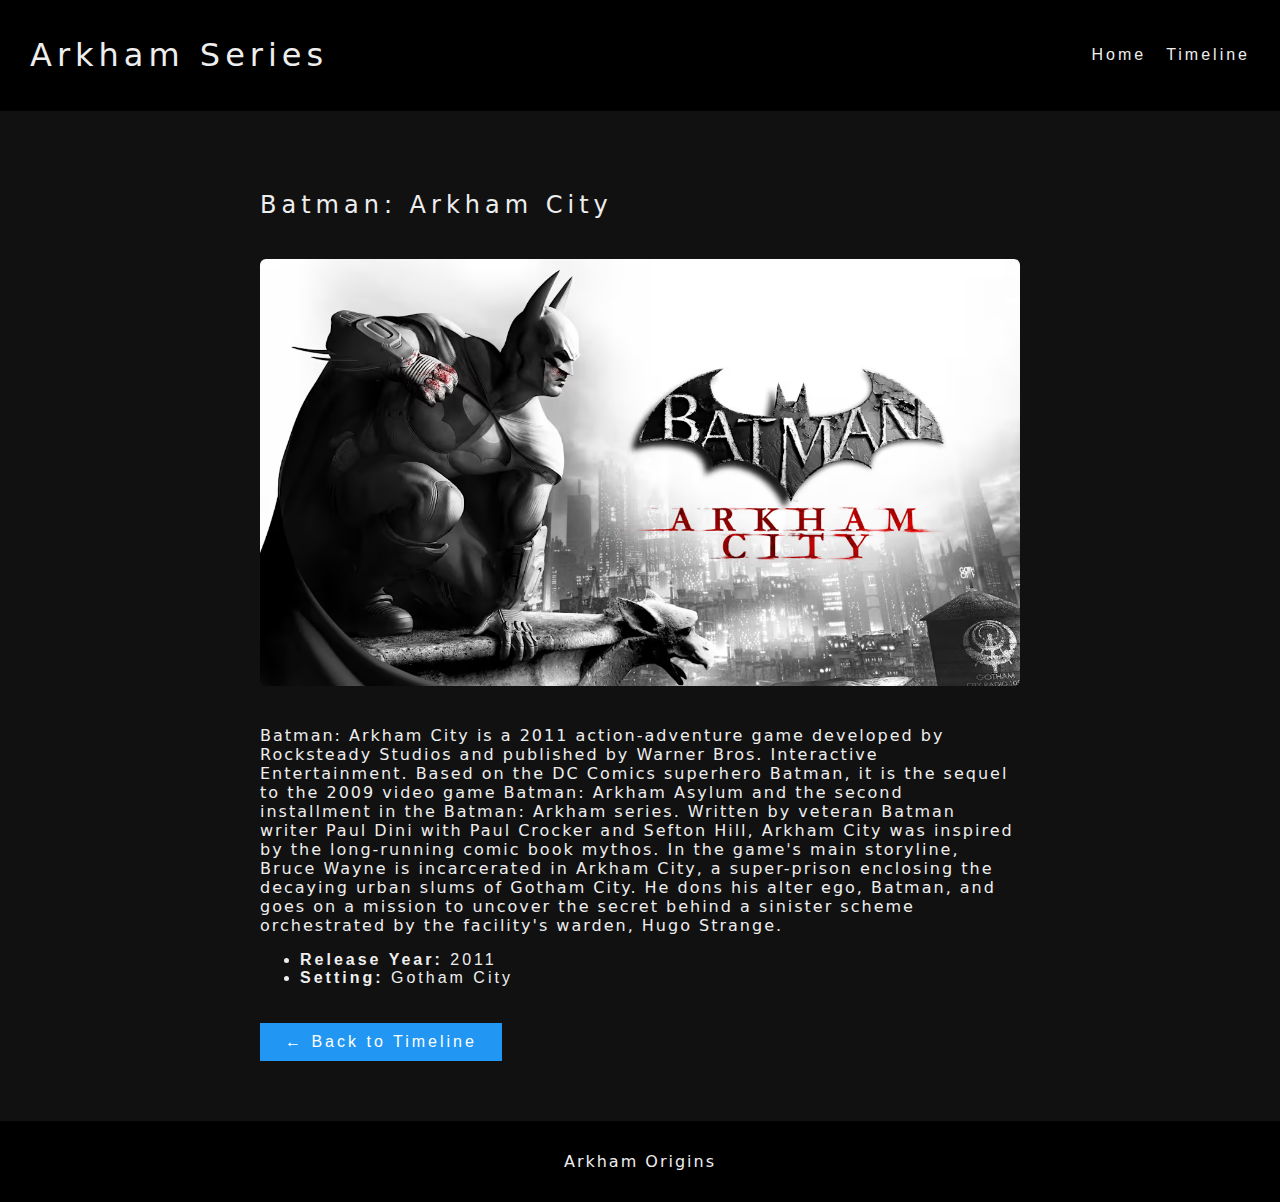
<file: city.html>
<!DOCTYPE html>
<html lang="en">
<head>
  <meta charset="UTF-8">
  <title>Arkham Origins</title>
  <link rel="stylesheet" href="style.css">
</head>
<body>

<nav class="nav">
  <h1>Arkham Series</h1>
  <ul>
    <li><a href="index.html">Home</a></li>
    <li><a href="timeline.html">Timeline</a></li>
  </ul>
</nav>

<section class="game-page">
  <h2>Batman: Arkham City</h2>

  <img src="city.jpeg" alt="Arkham Origins">

  <p>
  Batman: Arkham City is a 2011 action-adventure game developed by Rocksteady Studios and published by Warner Bros. Interactive Entertainment. Based on the DC Comics superhero Batman, it is the sequel to the 2009 video game Batman: Arkham Asylum and the second installment in the Batman: Arkham series. Written by veteran Batman writer Paul Dini with Paul Crocker and Sefton Hill, Arkham City was inspired by the long-running comic book mythos. In the game's main storyline, Bruce Wayne is incarcerated in Arkham City, a super-prison enclosing the decaying urban slums of Gotham City. He dons his alter ego, Batman, and goes on a mission to uncover the secret behind a sinister scheme orchestrated by the facility's warden, Hugo Strange.
</p>
  <ul>
    <li><strong>Release Year:</strong> 2011</li>
  
    <li><strong>Setting:</strong> Gotham City</li>
  </ul>

  <a href="timeline.html" class="btn">← Back to Timeline</a>
</section>

<footer>
  <p>Arkham Origins</p>
</footer>

</body>
</html>
</file>
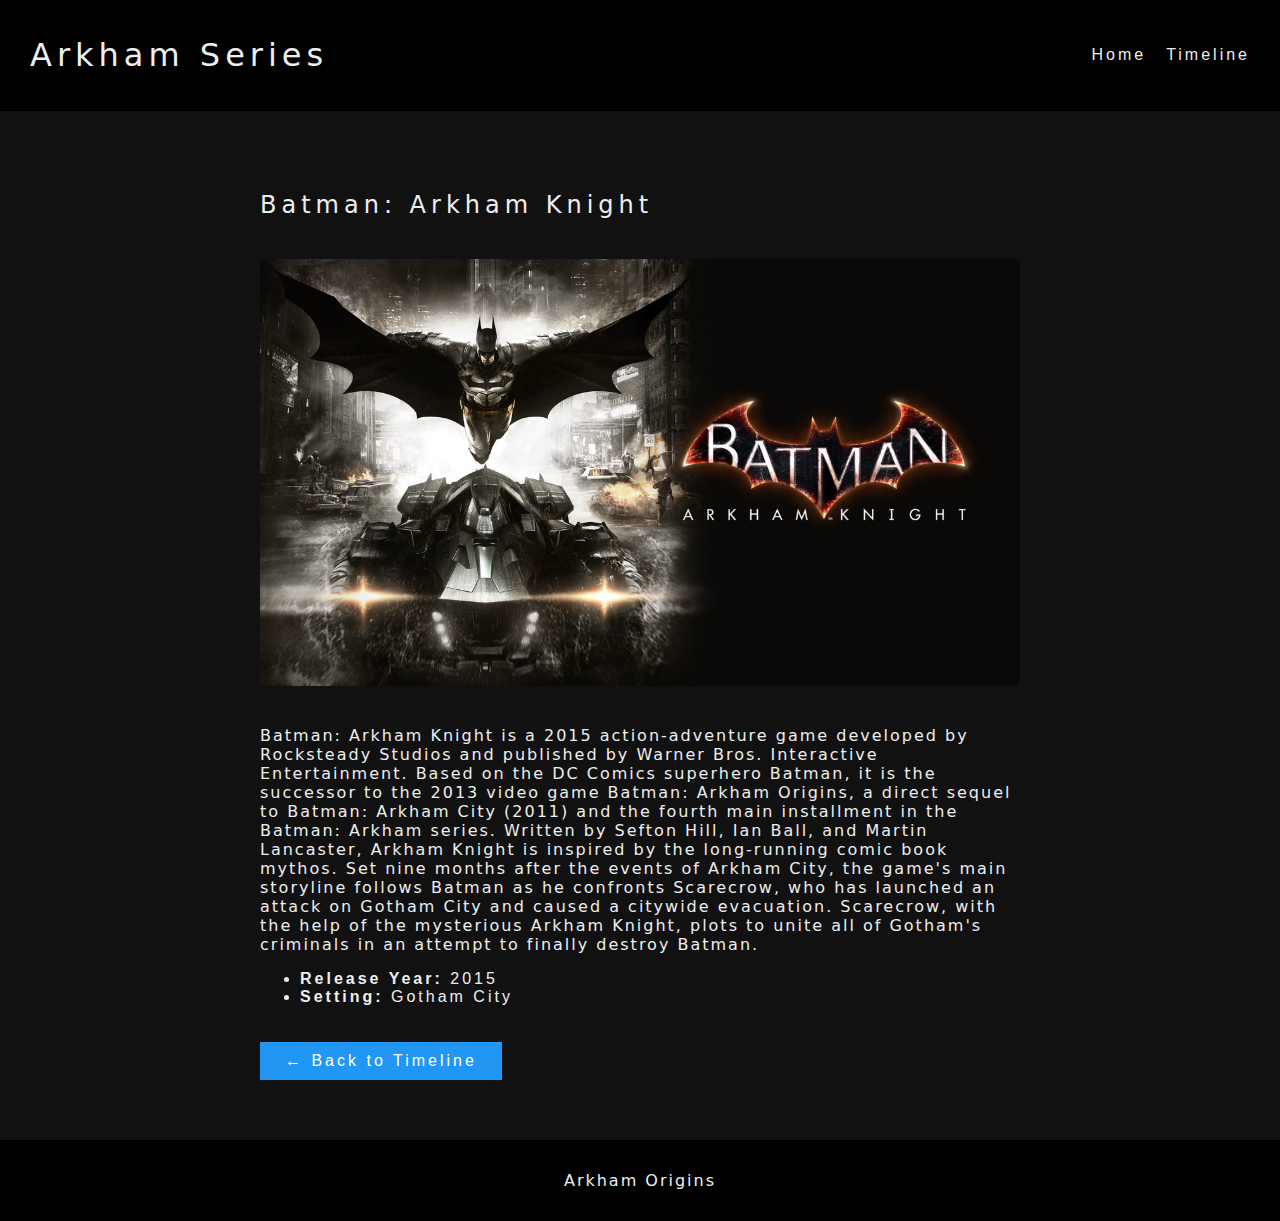
<file: knight.html>
<!DOCTYPE html>
<html lang="en">
<head>
  <meta charset="UTF-8">
  <title>Arkham Origins</title>
  <link rel="stylesheet" href="style.css">
</head>
<body>

<nav class="nav">
  <h1>Arkham Series</h1>
  <ul>
    <li><a href="index.html">Home</a></li>
    <li><a href="timeline.html">Timeline</a></li>
  </ul>
</nav>

<section class="game-page">
  <h2>Batman: Arkham Knight</h2>

  <img src="knight.jpeg" alt="Arkham Origins">

  <p>
    Batman: Arkham Knight is a 2015 action-adventure game developed by Rocksteady Studios and published by Warner Bros. Interactive Entertainment. Based on the DC Comics superhero Batman, it is the successor to the 2013 video game Batman: Arkham Origins, a direct sequel to Batman: Arkham City (2011) and the fourth main installment in the Batman: Arkham series. Written by Sefton Hill, Ian Ball, and Martin Lancaster, Arkham Knight is inspired by the long-running comic book mythos. Set nine months after the events of Arkham City, the game's main storyline follows Batman as he confronts Scarecrow, who has launched an attack on Gotham City and caused a citywide evacuation. Scarecrow, with the help of the mysterious Arkham Knight, plots to unite all of Gotham's criminals in an attempt to finally destroy Batman.
    </p>

  <ul>
    <li><strong>Release Year:</strong> 2015</li>
    <li><strong>Setting:</strong> Gotham City</li>
  </ul>

  <a href="timeline.html" class="btn">← Back to Timeline</a>
</section>

<footer>
  <p>Arkham Origins</p>
</footer>

</body>
</html>
</file>
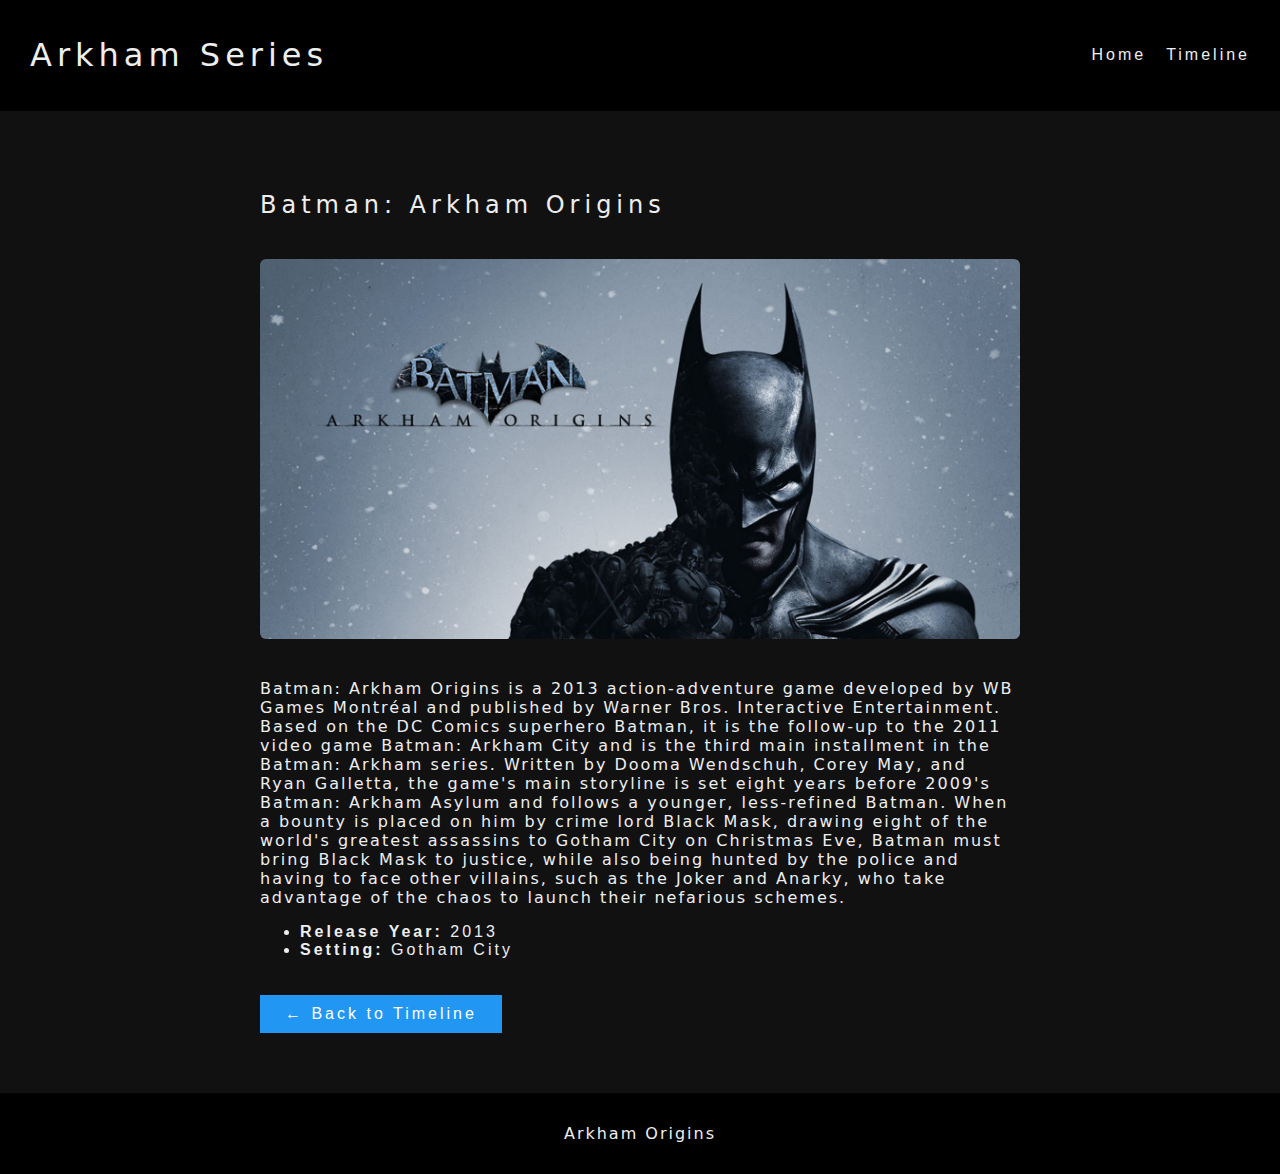
<file: origins.html>
<!DOCTYPE html>
<html lang="en">
<head>
  <meta charset="UTF-8">
  <title>Arkham Origins</title>
  <link rel="stylesheet" href="style.css">
</head>
<body>

<nav class="nav">
  <h1>Arkham Series</h1>
  <ul>
    <li><a href="index.html">Home</a></li>
    <li><a href="timeline.html">Timeline</a></li>
  </ul>
</nav>

<section class="game-page">
  <h2>Batman: Arkham Origins</h2>

  <img src="origins.jpg" alt=" Origins">

  <p>
    Batman: Arkham Origins is a 2013 action-adventure game developed by WB Games Montréal and published by Warner Bros. Interactive Entertainment. Based on the DC Comics superhero Batman, it is the follow-up to the 2011 video game Batman: Arkham City and is the third main installment in the Batman: Arkham series. Written by Dooma Wendschuh, Corey May, and Ryan Galletta, the game's main storyline is set eight years before 2009's Batman: Arkham Asylum and follows a younger, less-refined Batman. When a bounty is placed on him by crime lord Black Mask, drawing eight of the world's greatest assassins to Gotham City on Christmas Eve, Batman must bring Black Mask to justice, while also being hunted by the police and having to face other villains, such as the Joker and Anarky, who take advantage of the chaos to launch their nefarious schemes.

  <ul>
    <li><strong>Release Year:</strong> 2013</li>
    <li><strong>Setting:</strong> Gotham City</li>
  </ul>

  <a href="timeline.html" class="btn">← Back to Timeline</a>
</section>

<footer>
  <p>Arkham Origins</p>
</footer>

</body>
</html>
</file>
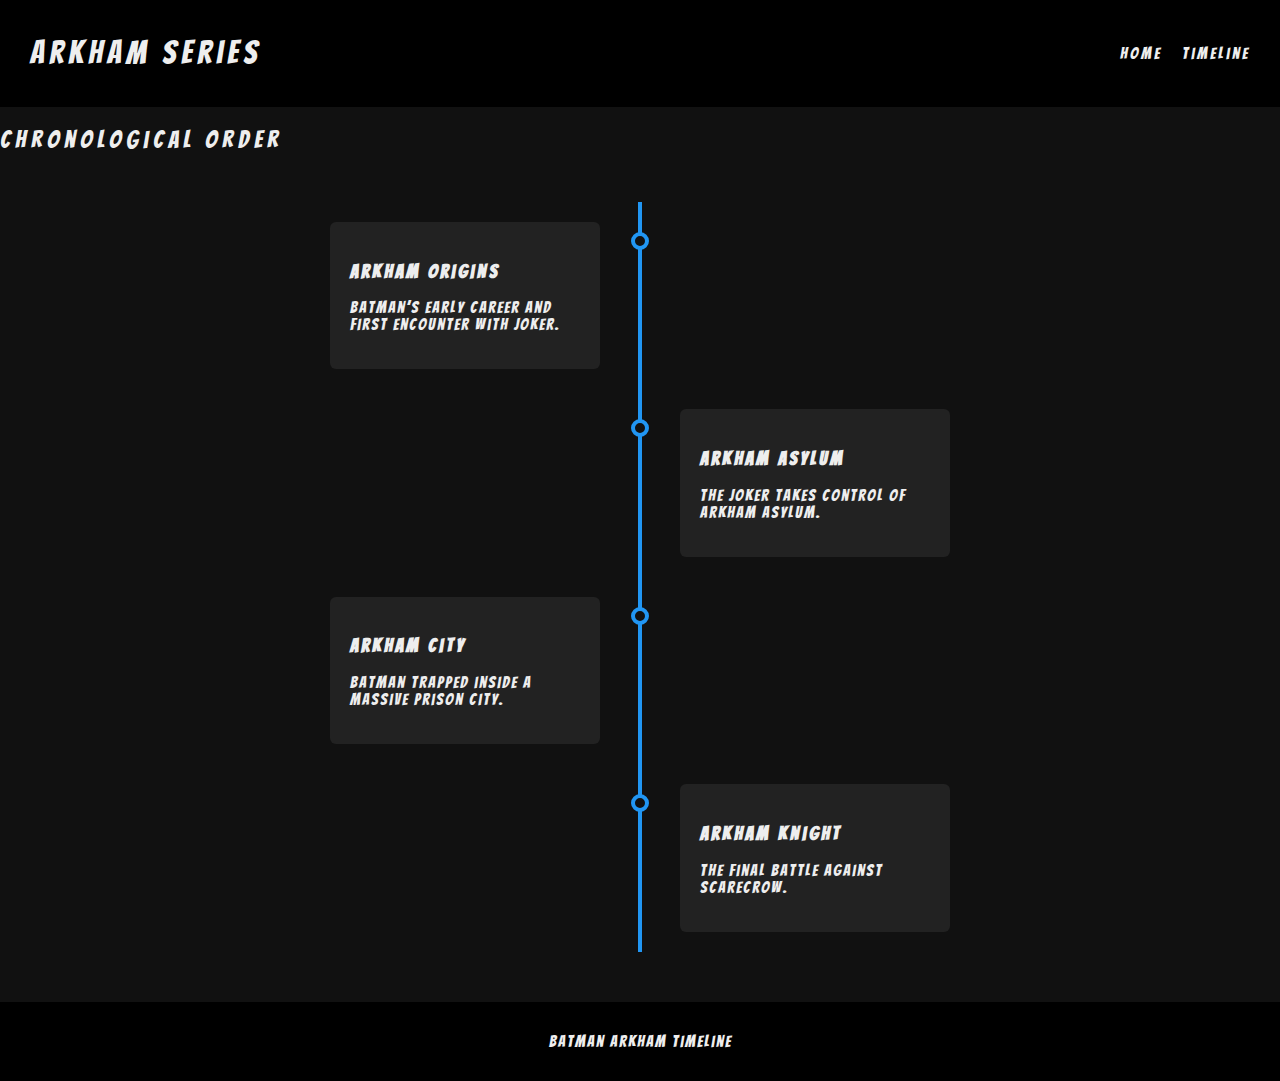
<file: timeline.html>
<!DOCTYPE html>
<html lang="en">
<head>
  <meta charset="UTF-8">
  <title>Arkham Timeline</title>
  <link rel="preconnect" href="https://fonts.googleapis.com">
<link rel="preconnect" href="https://fonts.gstatic.com" crossorigin>
<link href="https://fonts.googleapis.com/css2?family=Bangers&family=Raleway:ital,wght@0,100..900;1,100..900&display=swap" rel="stylesheet">
  <link rel="stylesheet" href="style.css">
 
</head>
<body>

<nav class="nav">
  <h1>Arkham Series</h1>
  <ul>
    <li><a href="index.html">Home</a></li>
    <li><a href="timeline.html">Timeline</a></li>
  </ul>
</nav>

<h2 class="page-title">Chronological Order</h2>

<div class="timeline">

  <a class="timeline-item left" href="origins.html">
 <span class="dot"></span>
<div class="content">
<h3>Arkham Origins</h3>
<p>Batman’s early career and first encounter with Joker.</p>
 </div>
  </a>

  <a class="timeline-item right" href="asylum.html">
    <span class="dot"></span>
    <div class="content">
      <h3>Arkham Asylum</h3>
      <p>The Joker takes control of Arkham Asylum.</p>
    </div>
  </a>

  <a class="timeline-item left" href="city.html">
    <span class="dot"></span>
    <div class="content">
      <h3>Arkham City</h3>
      <p>Batman trapped inside a massive prison city.</p>
    </div>
  </a>

  <a class="timeline-item right" href="knight.html">
    <span class="dot"></span>
    <div class="content">
      <h3>Arkham Knight</h3>
      <p>The final battle against Scarecrow.</p>
    </div>
  </a>

</div>

<footer>
  <p>Batman Arkham Timeline</p>
</footer>

</body>
</html>
</file>
<file: style.css>
* {
  box-sizing: border-box;
}

body {
  margin: 0;
  font-family: "Bangers", sans-serif;
  letter-spacing: 3px;
  font-optical-sizing: auto;
  font-weight: <weight>;
  font-style: normal;
  background: #111;
  color: #eee;
}


.nav {
  display: flex;
  justify-content: space-between;
  align-items: center;
  background: #000;
  padding: 15px 30px;
}

.nav ul {
  list-style: none;
  display: flex;
  gap: 20px;
}

.nav a {
  color: #eee;
  text-decoration: none;
}

.nav a:hover {
  color: #2196F3;
}


.hero {
  text-align: center;
  padding: 80px 20px;
}

.btn {
  display: inline-block;
  margin-top: 20px;
  padding: 10px 25px;
  background: #2196F3;
  color: white;
  text-decoration: none;
}


.timeline {
  max-width: 700px;
  margin: 50px auto;
  position: relative;
}

.timeline::before {
  content: '';
  position: absolute;
  left: 50%;
  width: 4px;
  height: 100%;
  background: #2196F3;
  transform: translateX(-50%);
}

.timeline-item {
  width: 50%;
  padding: 20px 40px;
  position: relative;
  display: block;
  text-decoration: none;
  color: inherit;
}

.left { left: 0; }
.right { left: 50%; }

.dot {
  position: absolute;
  top: 30px;
  width: 18px;
  height: 18px;
  background: #111;
  border: 4px solid #2196F3;
  border-radius: 50%;
}

.left .dot { right: -9px; }
.right .dot { left: -9px; }

.content {
  background: #222;
  padding: 20px;
  border-radius: 6px;
}


.game-page {
  max-width: 800px;
  margin: 40px auto;
  padding: 20px;
}

.game-page img {
  width: 100%;
  border-radius: 6px;
  margin: 20px 0;
}


footer {
  text-align: center;
  padding: 15px;
  background: #000;
  margin-top: 40px;
}


@media (max-width: 600px) {
  .timeline::before {
    left: 30px;
  }

  .timeline-item {
    width: 100%;
    left: 0;
    padding-left: 70px;
  }

  .dot {
    left: 21px;
  }

  .nav {
    flex-direction: column;
  }
}
h1 {
    font-family: "Bangers", system-ui;
    letter-spacing: 5px;
  font-weight: 400;
  font-style: normal;
}

h2 {
    font-family: "Bangers", system-ui;
    letter-spacing: 5px;
  font-weight: 400;
  font-style: normal;
}

p {
 
    font-family: "Bangers", system-ui;
    letter-spacing: 5px;
  font-weight: 400;
  font-style: normal;
  letter-spacing: 2px;
}
</file>
